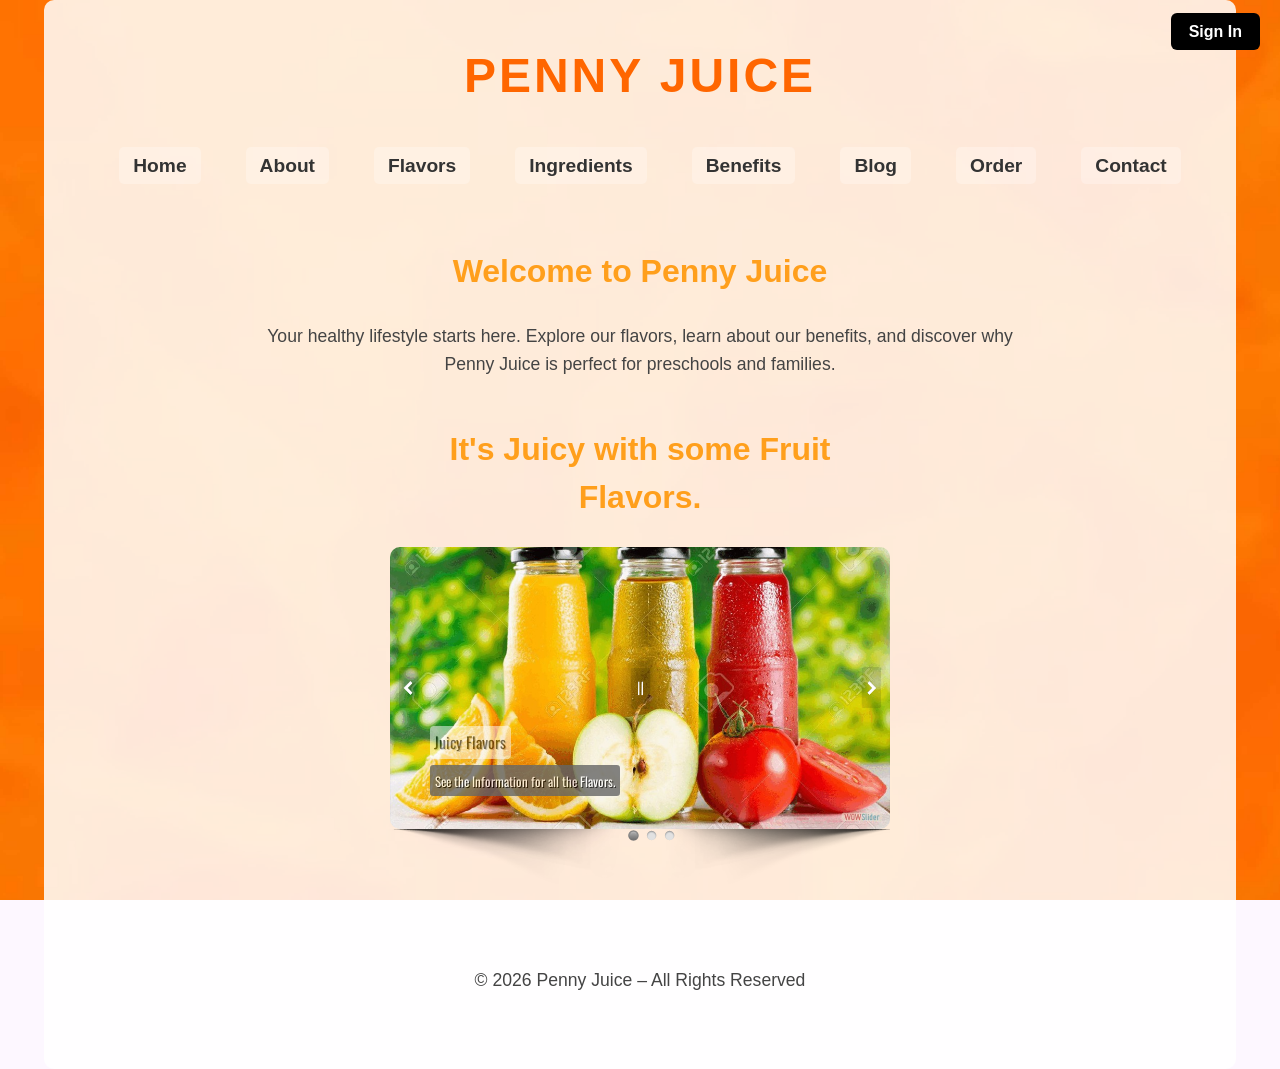
<file: index.html>
<!DOCTYPE html>
<html lang="en">
<head>
    <meta charset="UTF-8">
    <title>Penny Juice – Healthy Lifestyle Website</title>
    <meta name="keywords" content="Las Vegas, Healthy Lifestyle, Pre School, Juices">
    <meta name="author" content="Mark Hollensteiner">
    <meta name="viewport" content="width=device-width, initial-scale=1.0">
    <link rel="stylesheet" href="styles.css">
    </head>
    
<body>
    <div id="container">
        
        <!-- Utility Navigation (top right) -->
    <div class="utility-nav">
        <a href="signin.html" class="sign-in-btn">Sign In</a>
    </div>

        <!-- Header -->
        <header id="header">
            <h1>Penny Juice</h1>
        </header>

        <!-- Navigation -->
        <nav id="nav">
            <ul>
                <li><a href="index.html">Home</a></li>
                <li><a href="about.html">About</a></li>
                <li><a href="flavors.html">Flavors</a></li>
                <li><a href="ingredients.html">Ingredients</a></li>
                <li><a href="benefits.html">Benefits</a></li>
                <li><a href="blog.html">Blog</a></li>
                <li><a href="order.html">Order</a></li>
                <li><a href="contact.html">Contact</a></li>
                
            </ul>
        </nav>

        <!-- Main Content -->
        <main id="content">
            <h2>Welcome to Penny Juice</h2>
            <p>Your healthy lifestyle starts here. Explore our flavors, learn about our benefits, and discover why Penny Juice is perfect for preschools and families.</p>

            <div class="slider-container">
    <h2>It's Juicy with some Fruit Flavors.</h2>
<!-- Start WOWSlider.com HEAD section -->
<link rel="stylesheet" type="text/css" href="engine1/style.css" />
<script type="text/javascript" src="engine1/jquery.js"></script>
<!-- End WOWSlider.com HEAD section -->
<!-- Start WOWSlider.com BODY section -->
<div id="wowslider-container1">
<div class="ws_images"><ul>
		<li><a href="https://markhollensteiner-hash.github.io/PennyJuiceSite.github.io/flavors.html"><img src="data1/images/20883296differentbottlesofjuicewithfruitsonwoodentable.jpg" alt="Juicy Flavors" title="Juicy Flavors" id="wows1_0"/></a>See the Information for all the Flavors.</li>
		<li><a href="https://markhollensteiner-hash.github.io/PennyJuiceSite.github.io/order.html"><img src="data1/images/waiterpoursjuicefromjugintoglassesbuffettable_1153186239.jpg" alt="Get your own Juice" title="Get your own Juice" id="wows1_1"/></a>Order your own Juice Right Now.</li>
		<li><a href="https://markhollensteiner-hash.github.io/PennyJuiceSite.github.io/ingredients.html"><img src="data1/images/download_1.jpg" alt="Ingredients" title="Ingredients" id="wows1_2"/></a>See the Information for all the Ingredients.</li>
	</ul></div>
	<div class="ws_bullets"><div>
		<a href="#" title="Juicy Flavors"><span><img src="data1/tooltips/20883296differentbottlesofjuicewithfruitsonwoodentable.jpg" alt="Juicy Flavors"/>1</span></a>
		<a href="#" title="Get your own Juice"><span><img src="data1/tooltips/waiterpoursjuicefromjugintoglassesbuffettable_1153186239.jpg" alt="Get your own Juice"/>2</span></a>
		<a href="#" title="Ingredients"><span><img src="data1/tooltips/download_1.jpg" alt="Ingredients"/>3</span></a>
	</div></div><div class="ws_script" style="position:absolute;left:-99%"><a href="http://wowslider.net">html5 slider</a> by WOWSlider.com v9.0</div>
<div class="ws_shadow"></div>
</div>	
<script type="text/javascript" src="engine1/wowslider.js"></script>
<script type="text/javascript" src="engine1/script.js"></script>
<!-- End WOWSlider.com BODY section -->
    </div>
</section>

        <!-- Footer -->
        <footer id="footer">
            <p>&copy; 2026 Penny Juice – All Rights Reserved</p>
        </footer>

    </div>
</body>
</html>
</file>
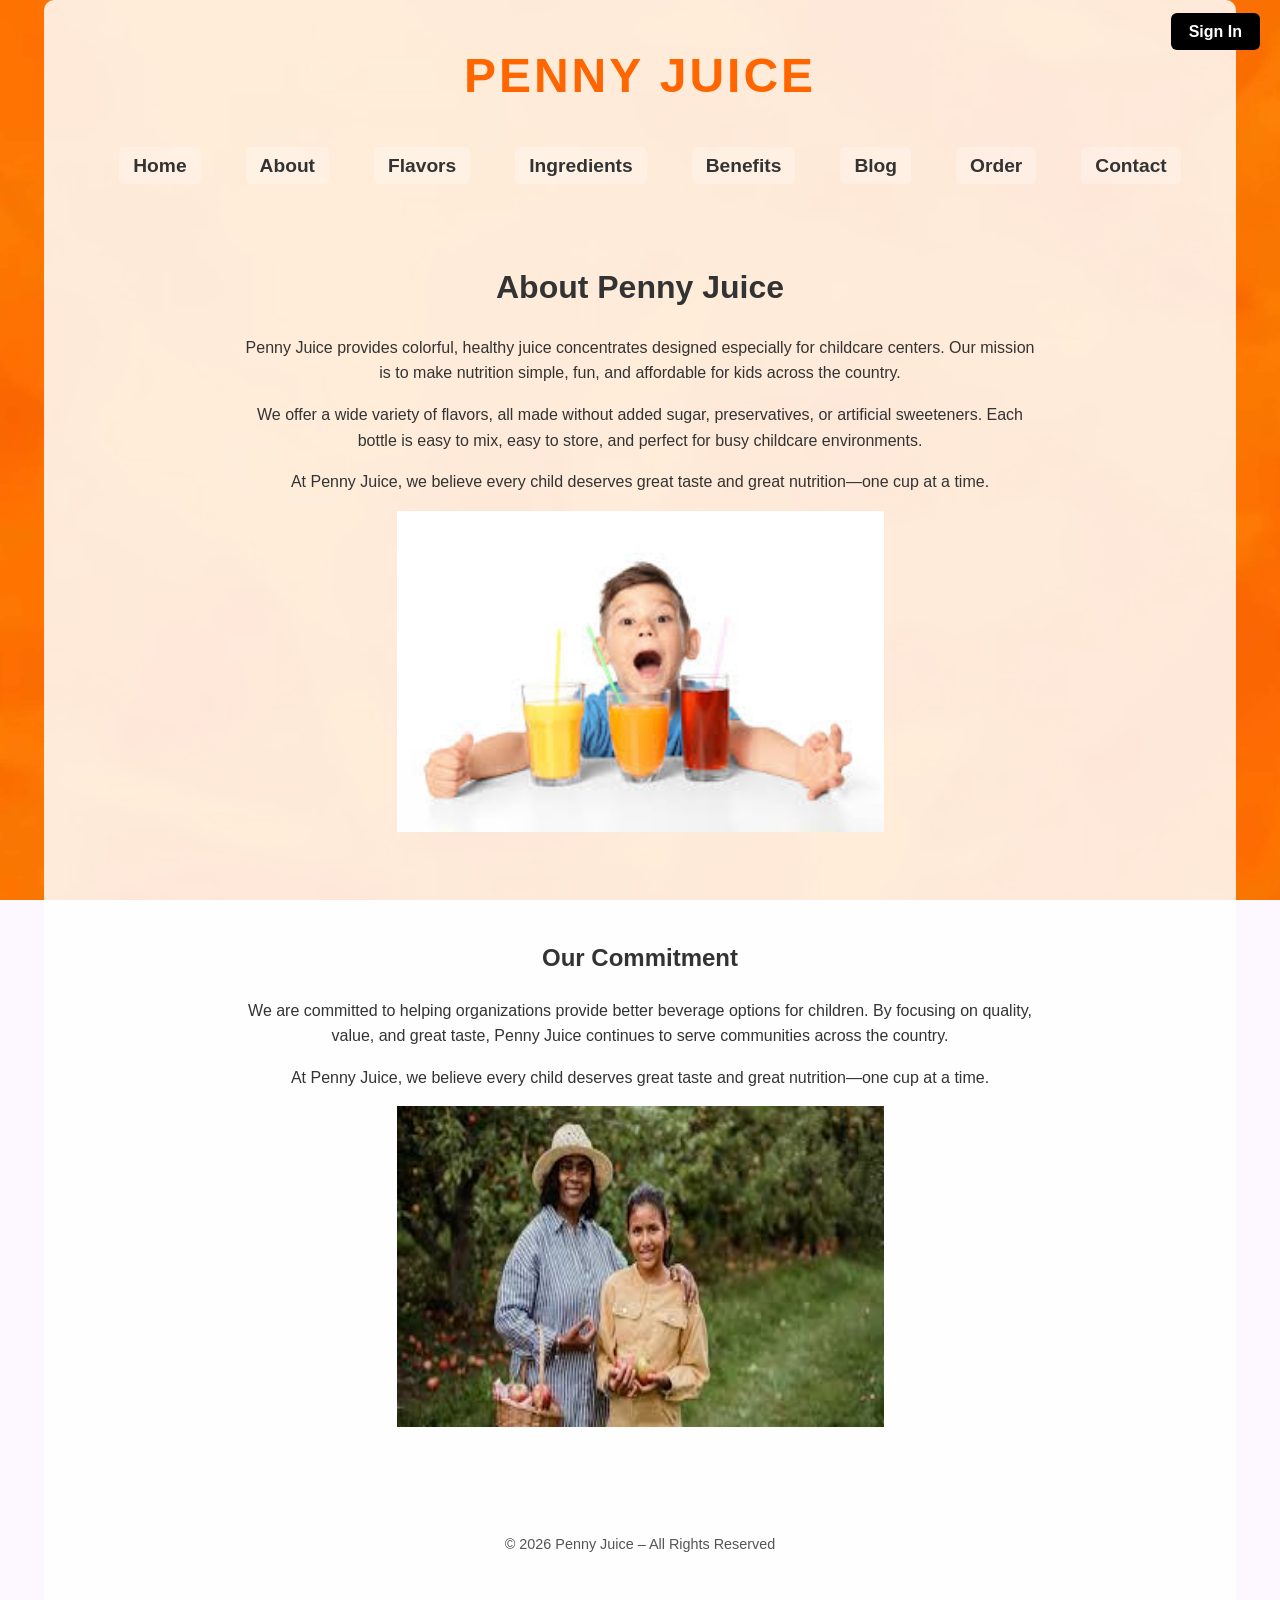
<file: about.html>
<!DOCTYPE html>
<html lang="en">
<head>
    <meta charset="UTF-8">
    <title>Penny Juice – Healthy Lifestyle Website</title>
    <meta name="keywords" content="Las Vegas, Healthy Lifestyle, Pre School, Juices">
    <meta name="author" content="Mark Hollensteiner">
    <meta name="viewport" content="width=device-width, initial-scale=1.0">
    <link rel="stylesheet" href="styles.css">
    </head>
    
<body>
    <div id="container">

       <!-- Utility Navigation (top right) -->
    <div class="utility-nav">
        <a href="signin.html" class="sign-in-btn">Sign In</a>
    </div>

        <!-- Header -->
        <header id="header">
            <h1>Penny Juice</h1>
        </header>

        <!-- Navigation -->
        <nav id="nav">
            <ul>
                <li><a href="index.html">Home</a></li>
                <li><a href="about.html">About</a></li>
                <li><a href="flavors.html">Flavors</a></li>
                <li><a href="ingredients.html">Ingredients</a></li>
                <li><a href="benefits.html">Benefits</a></li>
                <li><a href="blog.html">Blog</a></li>
                <li><a href="order.html">Order</a></li>
                <li><a href="contact.html">Contact</a></li>
            </ul>
        </nav>

        <!-- Main Content -->
<main class="about-main">
    <h1>About Penny Juice</h1>

    <p>Penny Juice provides colorful, healthy juice concentrates designed especially for childcare centers. Our mission is to make nutrition simple, fun, and affordable for kids across the country.</p>

    <p>We offer a wide variety of flavors, all made without added sugar, preservatives, or artificial sweeteners. Each bottle is easy to mix, easy to store, and perfect for busy childcare environments.</p>

    <p>At Penny Juice, we believe every child deserves great taste and great nutrition—one cup at a time.</p>
                   <img src="download.jpg" alt="Kid with Juice Flavors" width="487" height="321">
</main>



<div class="section">
<h2>Our Commitment</h2>
<p>
We are committed to helping organizations provide better beverage options for children. By focusing on quality, value, and great taste, Penny Juice continues to serve communities across the country.
</p>
<p>At Penny Juice, we believe every child deserves great taste and great nutrition—one cup at a time.</p>
                   <img src="download%20(1).jpg" alt="A Image About a Garden" width="487" height="321">
</main>
</div>
        <!-- Footer -->
        <footer id="footer">
            <p>&copy; 2026 Penny Juice – All Rights Reserved</p>
        </footer>
    </div>
</body>
</html>
</file>
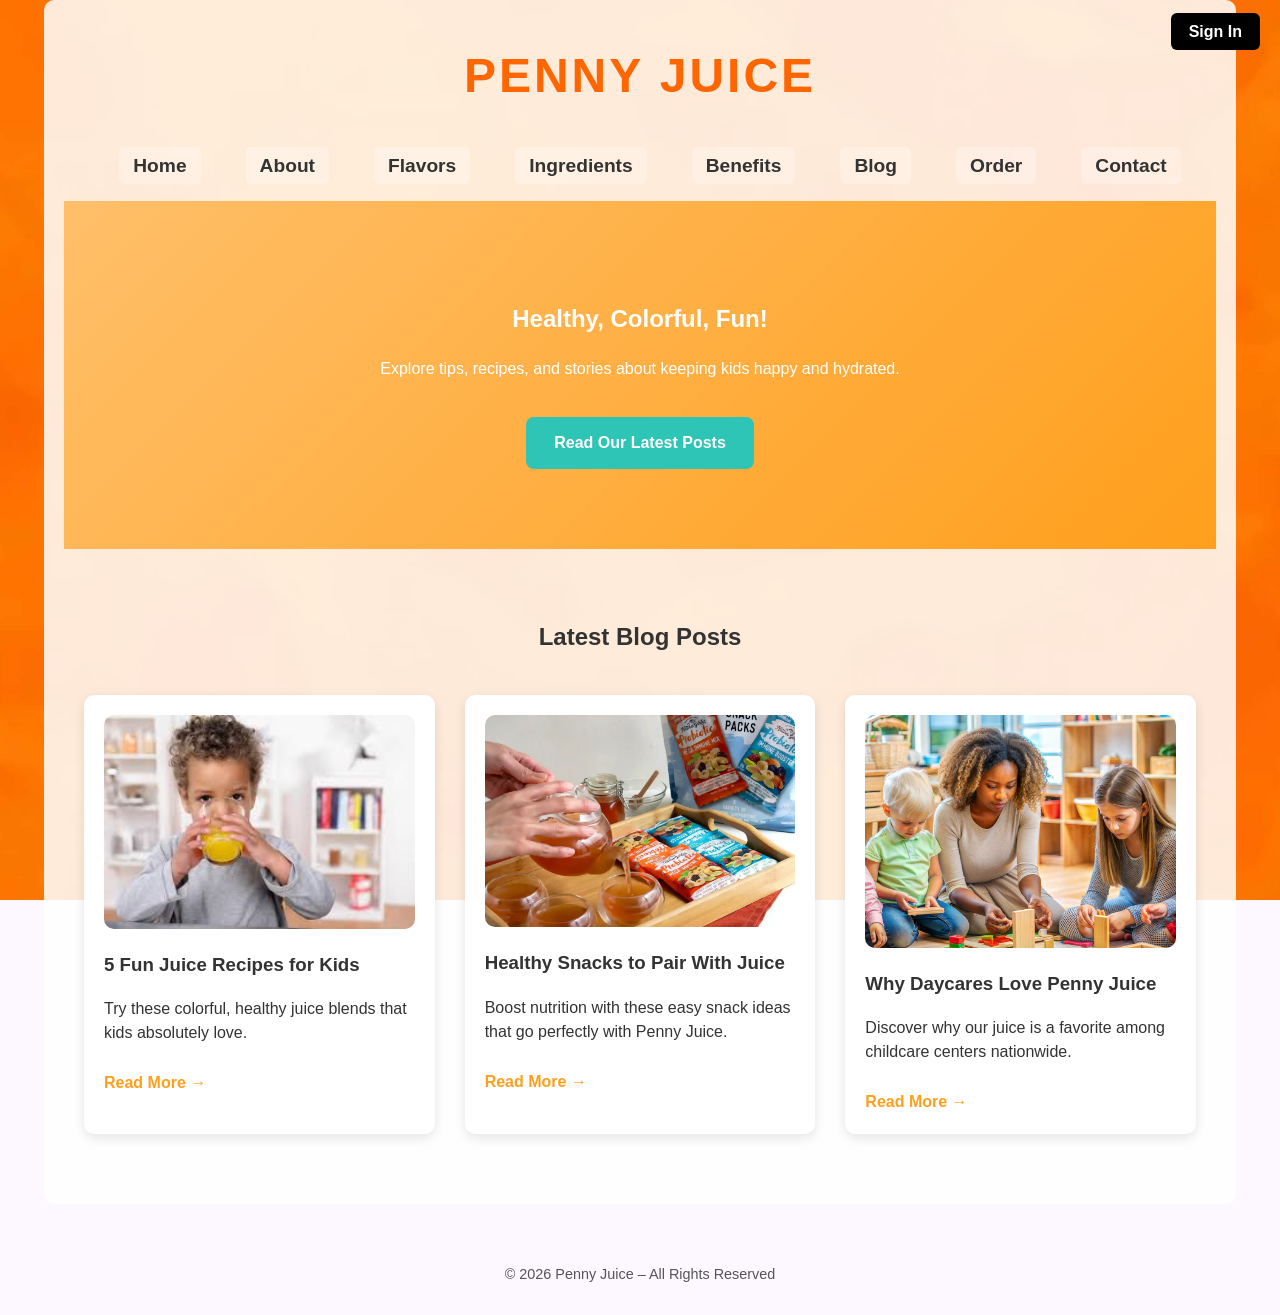
<file: blog.html>
<!DOCTYPE html>
<html lang="en">
<head>
    <meta charset="UTF-8">
    <title>Penny Juice – Healthy Lifestyle Website</title>
    <meta name="keywords" content="Las Vegas, Healthy Lifestyle, Pre School, Juices">
    <meta name="author" content="Mark Hollensteiner">
    <meta name="viewport" content="width=device-width, initial-scale=1.0">
    <link rel="stylesheet" href="styles.css">
    </head>
    
<body>
    <div id="container">

      <!-- Utility Navigation (top right) -->
    <div class="utility-nav">
        <a href="signin.html" class="sign-in-btn">Sign In</a>
    </div>

        <!-- Header -->
        <header id="header">
            <h1>Penny Juice</h1>
        </header>

        <!-- Navigation -->
        <nav id="nav">
            <ul>
                <li><a href="index.html">Home</a></li>
                <li><a href="about.html">About</a></li>
                <li><a href="flavors.html">Flavors</a></li>
                <li><a href="ingredients.html">Ingredients</a></li>
                <li><a href="benefits.html">Benefits</a></li>
                <li><a href="blog.html">Blog</a></li>
                <li><a href="order.html">Order</a></li>
                <li><a href="contact.html">Contact</a></li>
            </ul>
        </nav>

        <!-- HERO SECTION -->
    <section class="hero">
        <h1>Healthy, Colorful, Fun!</h1>
        <p>Explore tips, recipes, and stories about keeping kids happy and hydrated.</p>
        <a href="#posts" class="cta-btn">Read Our Latest Posts</a>
    </section>

    <!-- BLOG POSTS -->
    <section id="posts" class="blog-section">
        <h2>Latest Blog Posts</h2>

        <div class="blog-grid">

            <article class="post">
                <img src="kidsfruitjuice.jpg" alt="Fruit Juice">
                <h3>5 Fun Juice Recipes for Kids</h3>
                <p>Try these colorful, healthy juice blends that kids absolutely love.</p>
                <a href="#" class="read-more">Read More →</a>
            </article>

            <article class="post">
                <img src="healthysnacks.webp" alt="Healthy Snacks">
                <h3>Healthy Snacks to Pair With Juice</h3>
                <p>Boost nutrition with these easy snack ideas that go perfectly with Penny Juice.</p>
                <a href="#" class="read-more">Read More →</a>
            </article>

            <article class="post">
                <img src="daycare.jpg" alt="Daycare Tips">
                <h3>Why Daycares Love Penny Juice</h3>
                <p>Discover why our juice is a favorite among childcare centers nationwide.</p>
                <a href="#" class="read-more">Read More →</a>
            </article>
            
  </div>
</div>

    </div>
</section>
    
        <!-- Footer -->
        <footer id="footer">
            <p>&copy; 2026 Penny Juice – All Rights Reserved</p>
        </footer>

    </div>
</body>
</html>
</file>
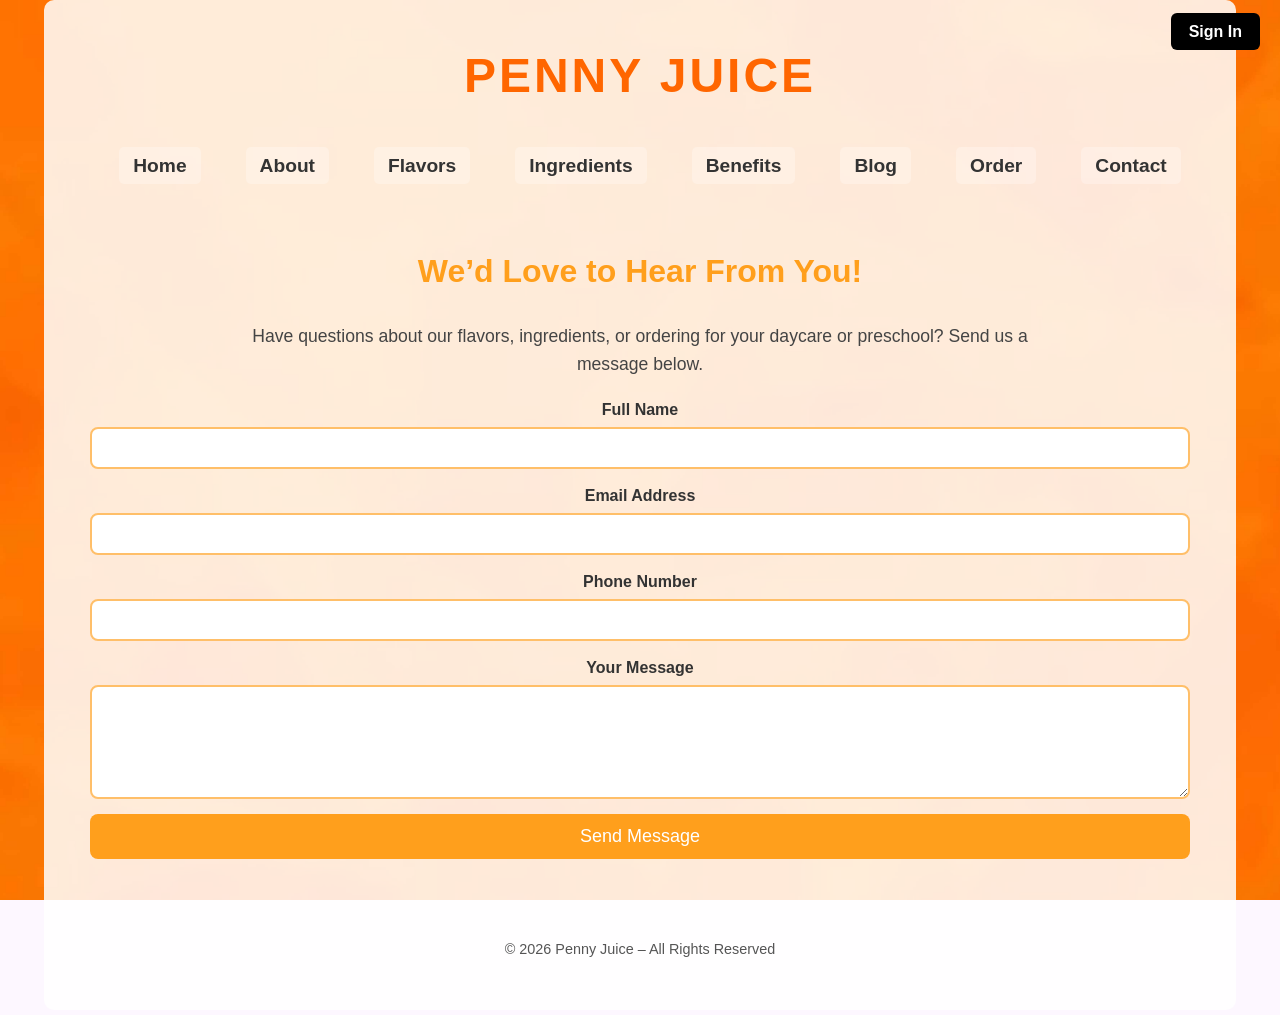
<file: contact.html>
<!DOCTYPE html>
<html lang="en">
<head>
    <meta charset="UTF-8">
    <title>Penny Juice – Healthy Lifestyle Website</title>
    <meta name="keywords" content="Las Vegas, Healthy Lifestyle, Pre School, Juices">
    <meta name="author" content="Mark Hollensteiner">
    <meta name="viewport" content="width=device-width, initial-scale=1.0">
    <link rel="stylesheet" href="styles.css">
    </head>
    
<body>
    <div id="container">

        <!-- Utility Navigation (top right) -->
    <div class="utility-nav">
        <a href="signin.html" class="sign-in-btn">Sign In</a>
    </div>

        <!-- Header -->
        <header id="header">
            <h1>Penny Juice</h1>
        </header>

        <!-- Navigation -->
        <nav id="nav">
            <ul>
                <li><a href="index.html">Home</a></li>
                <li><a href="about.html">About</a></li>
                <li><a href="flavors.html">Flavors</a></li>
                <li><a href="ingredients.html">Ingredients</a></li>
                <li><a href="benefits.html">Benefits</a></li>
                <li><a href="blog.html">Blog</a></li>
                <li><a href="order.html">Order</a></li>
                <li><a href="contact.html">Contact</a></li>
            </ul>
        </nav>

         <!-- Main Content -->
       
        <main id="content">
            <h2>We’d Love to Hear From You!</h2>
            <p>Have questions about our flavors, ingredients, or ordering for your daycare or preschool? Send us a message below.</p>

            <form id="contact-form">

                <div class="form-section">
                    <label for="name">Full Name</label>
                    <input type="text" id="name" name="name" required>
                </div>

                <div class="form-section">
                    <label for="email">Email Address</label>
                    <input type="email" id="email" name="email" required>
                </div>

                <div class="form-section">
                    <label for="phone">Phone Number</label>
                    <input type="tel" id="phone" name="phone">
                </div>

                <div class="form-section">
                    <label for="message">Your Message</label>
                    <textarea id="message" name="message" rows="5" required></textarea>
                </div>

                <button type="submit" id="submit-btn">Send Message</button>

            </form>
        </main>


        <!-- Footer -->
        <footer id="footer">
            <p>&copy; 2026 Penny Juice – All Rights Reserved</p>
        </footer>

    </div>
</body>
</html>
</file>
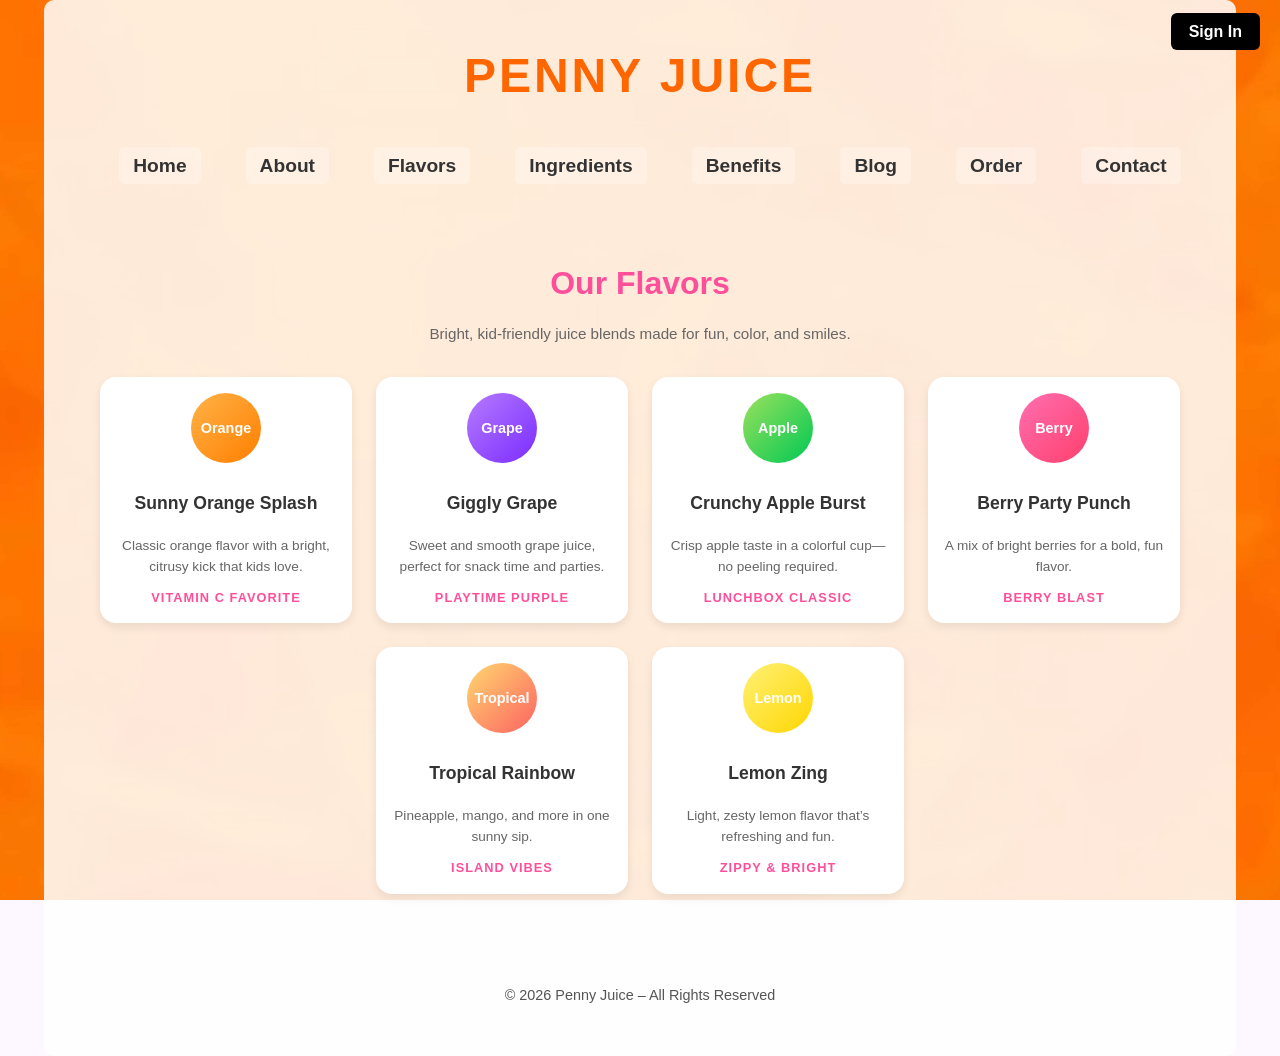
<file: flavors.html>
<!DOCTYPE html>
<html lang="en">
<head>
    <meta charset="UTF-8">
    <title>Penny Juice – Healthy Lifestyle Website</title>
    <meta name="keywords" content="Las Vegas, Healthy Lifestyle, Pre School, Juices">
    <meta name="author" content="Mark Hollensteiner">
    <meta name="viewport" content="width=device-width, initial-scale=1.0">
    <link rel="stylesheet" href="styles.css">
    </head>
    
<body>
    <div id="container">

        <!-- Utility Navigation (top right) -->
    <div class="utility-nav">
        <a href="signin.html" class="sign-in-btn">Sign In</a>
    </div>

        <!-- Header -->
        <header id="header">
            <h1>Penny Juice</h1>
        </header>

        <!-- Navigation -->
        <nav id="nav">
            <ul>
                <li><a href="index.html">Home</a></li>
                <li><a href="about.html">About</a></li>
                <li><a href="flavors.html">Flavors</a></li>
                <li><a href="ingredients.html">Ingredients</a></li>
                <li><a href="benefits.html">Benefits</a></li>
                <li><a href="blog.html">Blog</a></li>
                <li><a href="order.html">Order</a></li>
                <li><a href="contact.html">Contact</a></li>
            </ul>
        </nav>

           <!-- Main Content -->
         <main>
    <section class="page-title">
      <h1>Our Flavors</h1>
      <p>Bright, kid-friendly juice blends made for fun, color, and smiles.</p>
    </section>

    <section class="flavors-grid">
      <!-- Flavor 1 -->
      <article class="flavor-card">
        <div class="flavor-badge flavor-orange">Orange</div>
        <h2>Sunny Orange Splash</h2>
        <p>Classic orange flavor with a bright, citrusy kick that kids love.</p>
        <div class="flavor-tagline">Vitamin C favorite</div>
      </article>

      <!-- Flavor 2 -->
      <article class="flavor-card">
        <div class="flavor-badge flavor-grape">Grape</div>
        <h2>Giggly Grape</h2>
        <p>Sweet and smooth grape juice, perfect for snack time and parties.</p>
        <div class="flavor-tagline">Playtime purple</div>
      </article>

      <!-- Flavor 3 -->
      <article class="flavor-card">
        <div class="flavor-badge flavor-apple">Apple</div>
        <h2>Crunchy Apple Burst</h2>
        <p>Crisp apple taste in a colorful cup—no peeling required.</p>
        <div class="flavor-tagline">Lunchbox classic</div>
      </article>

      <!-- Flavor 4 -->
      <article class="flavor-card">
        <div class="flavor-badge flavor-berry">Berry</div>
        <h2>Berry Party Punch</h2>
        <p>A mix of bright berries for a bold, fun flavor.</p>
        <div class="flavor-tagline">Berry blast</div>
      </article>

      <!-- Flavor 5 -->
      <article class="flavor-card">
        <div class="flavor-badge flavor-tropical">Tropical</div>
        <h2>Tropical Rainbow</h2>
        <p>Pineapple, mango, and more in one sunny sip.</p>
        <div class="flavor-tagline">Island vibes</div>
      </article>

      <!-- Flavor 6 -->
      <article class="flavor-card">
        <div class="flavor-badge flavor-lemon">Lemon</div>
        <h2>Lemon Zing</h2>
        <p>Light, zesty lemon flavor that’s refreshing and fun.</p>
        <div class="flavor-tagline">Zippy & bright</div>
      </article>
    </section>
  </main>


        <!-- Footer -->
        <footer id="footer">
            <p>&copy; 2026 Penny Juice – All Rights Reserved</p>
        </footer>

    </div>
</body>
</html>
</file>
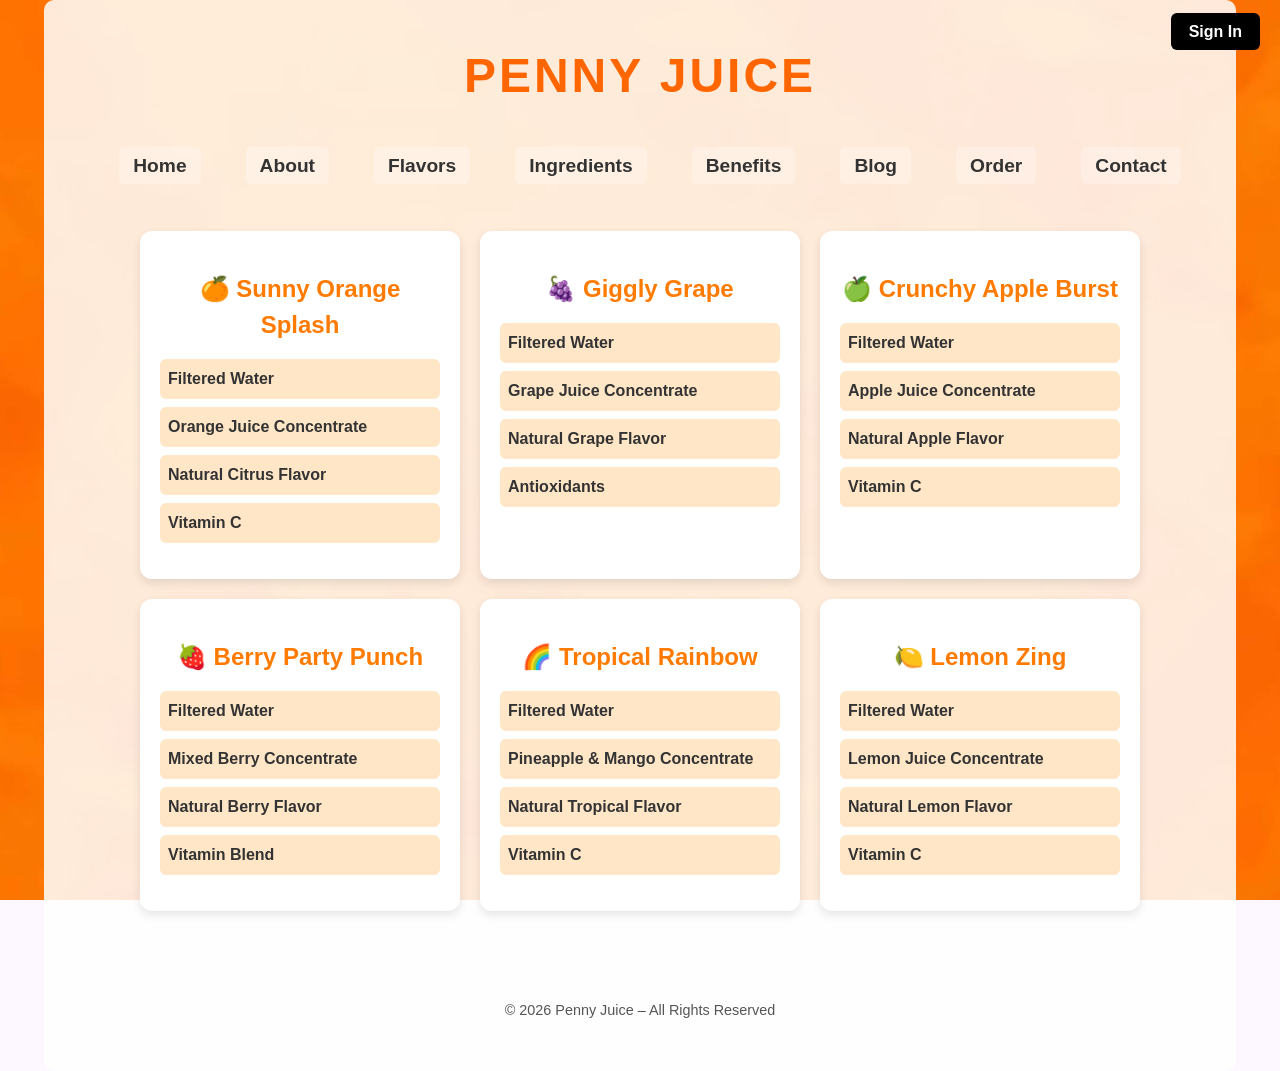
<file: ingredients.html>
<!DOCTYPE html>
<html lang="en">
<head>
    <meta charset="UTF-8">
    <title>Penny Juice – Healthy Lifestyle Website</title>
    <meta name="keywords" content="Las Vegas, Healthy Lifestyle, Pre School, Juices">
    <meta name="author" content="Mark Hollensteiner">
    <meta name="viewport" content="width=device-width, initial-scale=1.0">
    <link rel="stylesheet" href="styles.css">
    </head>
    
<body>
    <div id="container">

        <!-- Utility Navigation (top right) -->
    <div class="utility-nav">
        <a href="signin.html" class="sign-in-btn">Sign In</a>
    </div>

        <!-- Header -->
        <header id="header">
            <h1>Penny Juice</h1>
        </header>

        <!-- Navigation -->
        <nav id="nav">
            <ul>
                <li><a href="index.html">Home</a></li>
                <li><a href="about.html">About</a></li>
                <li><a href="flavors.html">Flavors</a></li>
                <li><a href="ingredients.html">Ingredients</a></li>
                <li><a href="benefits.html">Benefits</a></li>
                <li><a href="blog.html">Blog</a></li>
                <li><a href="order.html">Order</a></li>
                <li><a href="contact.html">Contact</a></li>
            </ul>
        </nav>

           <!-- Main Content -->
<section class="ingredients-section">

    <div class="ingredient-card">
        <h2>🍊 Sunny Orange Splash</h2>
        <ul>
            <li>Filtered Water</li>
            <li>Orange Juice Concentrate</li>
            <li>Natural Citrus Flavor</li>
            <li>Vitamin C</li>
        </ul>
    </div>

    <div class="ingredient-card">
        <h2>🍇 Giggly Grape</h2>
        <ul>
            <li>Filtered Water</li>
            <li>Grape Juice Concentrate</li>
            <li>Natural Grape Flavor</li>
            <li>Antioxidants</li>
        </ul>
    </div>

    <div class="ingredient-card">
        <h2>🍏 Crunchy Apple Burst</h2>
        <ul>
            <li>Filtered Water</li>
            <li>Apple Juice Concentrate</li>
            <li>Natural Apple Flavor</li>
            <li>Vitamin C</li>
        </ul>
    </div>

    <div class="ingredient-card">
        <h2>🍓 Berry Party Punch</h2>
        <ul>
            <li>Filtered Water</li>
            <li>Mixed Berry Concentrate</li>
            <li>Natural Berry Flavor</li>
            <li>Vitamin Blend</li>
        </ul>
    </div>

    <div class="ingredient-card">
        <h2>🌈 Tropical Rainbow</h2>
        <ul>
            <li>Filtered Water</li>
            <li>Pineapple & Mango Concentrate</li>
            <li>Natural Tropical Flavor</li>
            <li>Vitamin C</li>
        </ul>
    </div>

    <div class="ingredient-card">
        <h2>🍋 Lemon Zing</h2>
        <ul>
            <li>Filtered Water</li>
            <li>Lemon Juice Concentrate</li>
            <li>Natural Lemon Flavor</li>
            <li>Vitamin C</li>
        </ul>
    </div>

</section>



        <!-- Footer -->
        <footer id="footer">
            <p>&copy; 2026 Penny Juice – All Rights Reserved</p>
        </footer>

    </div>
</body>
</html>
</file>
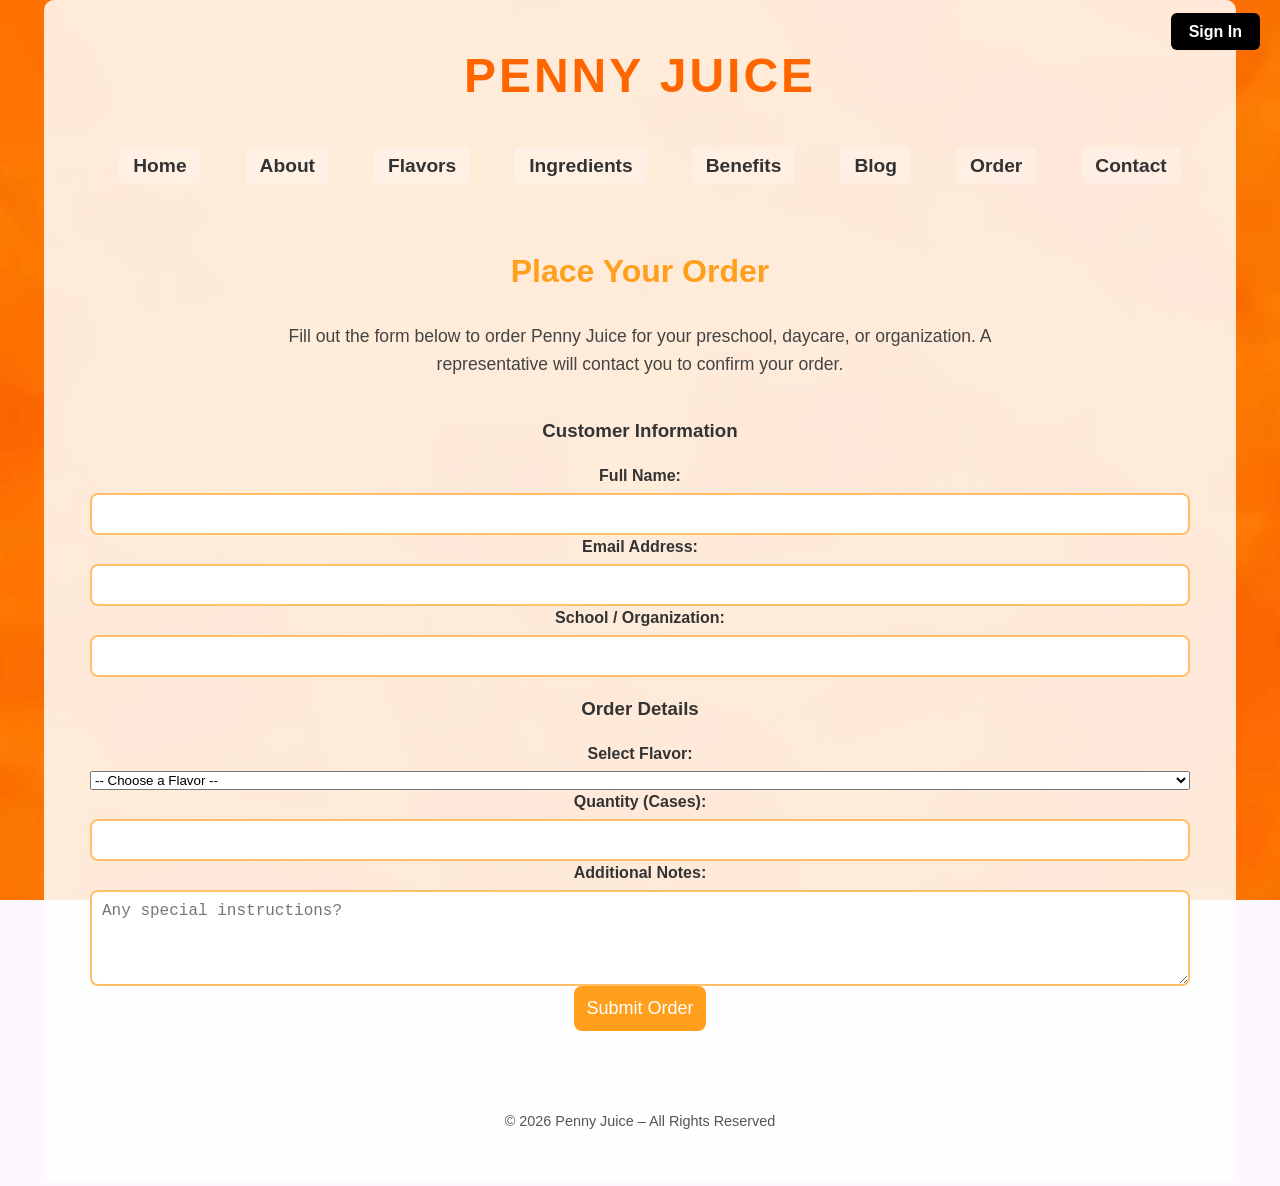
<file: order.html>
<!DOCTYPE html>
<html lang="en">
<head>
    <meta charset="UTF-8">
    <title>Penny Juice – Healthy Lifestyle Website</title>
    <meta name="keywords" content="Las Vegas, Healthy Lifestyle, Pre School, Juices">
    <meta name="author" content="Mark Hollensteiner">
    <meta name="viewport" content="width=device-width, initial-scale=1.0">
    <link rel="stylesheet" href="styles.css">
    </head>
    
<body>
    <div id="container">

          <!-- Utility Navigation (top right) -->
    <div class="utility-nav">
        <a href="signin.html" class="sign-in-btn">Sign In</a>
    </div>

        <!-- Header -->
        <header id="header">
            <h1>Penny Juice</h1>
        </header>

        <!-- Navigation -->
        <nav id="nav">
            <ul>
                <li><a href="index.html">Home</a></li>
                <li><a href="about.html">About</a></li>
                <li><a href="flavors.html">Flavors</a></li>
                <li><a href="ingredients.html">Ingredients</a></li>
                <li><a href="benefits.html">Benefits</a></li>
                <li><a href="blog.html">Blog</a></li>
                <li><a href="order.html">Order</a></li>
                <li><a href="contact.html">Contact</a></li>
            </ul>
        </nav>

       <!-- Main Content -->
        <main id="content">
            <h2>Place Your Order</h2>
            <p>Fill out the form below to order Penny Juice for your preschool, daycare, or organization. A representative will contact you to confirm your order.</p>

            <form id="order-form">

                <!-- Customer Info -->
                <div class="form-section">
                    <h3>Customer Information</h3>

                    <label for="name">Full Name:</label>
                    <input type="text" id="name" name="name" required>

                    <label for="email">Email Address:</label>
                    <input type="email" id="email" name="email" required>

                    <label for="organization">School / Organization:</label>
                    <input type="text" id="organization" name="organization" required>
                </div>

                <!-- Order Details -->
                <div class="form-section">
                    <h3>Order Details</h3>

                    <label for="flavor">Select Flavor:</label>
                    <select id="flavor" name="flavor" required>
                        <option value="">-- Choose a Flavor --</option>
                        <option value="orange">Orange</option>
                        <option value="grape">Grape</option>
                        <option value="apple">Apple</option>
                        <option value="fruitpunch">Fruit Punch</option>
                        <option value="berrymix">Berry Mix</option>
                    </select>

                    <label for="quantity">Quantity (Cases):</label>
                    <input type="number" id="quantity" name="quantity" min="1" required>

                    <label for="comments">Additional Notes:</label>
                    <textarea id="comments" name="comments" rows="4" placeholder="Any special instructions?"></textarea>
                </div>

                <!-- Submit Button -->
                <button type="submit" id="submit-btn">Submit Order</button>

            </form>
        </main>

        <!-- Footer -->
        <footer id="footer">
            <p>&copy; 2026 Penny Juice – All Rights Reserved</p>
        </footer>

    </div>
</body>
</html>
</file>
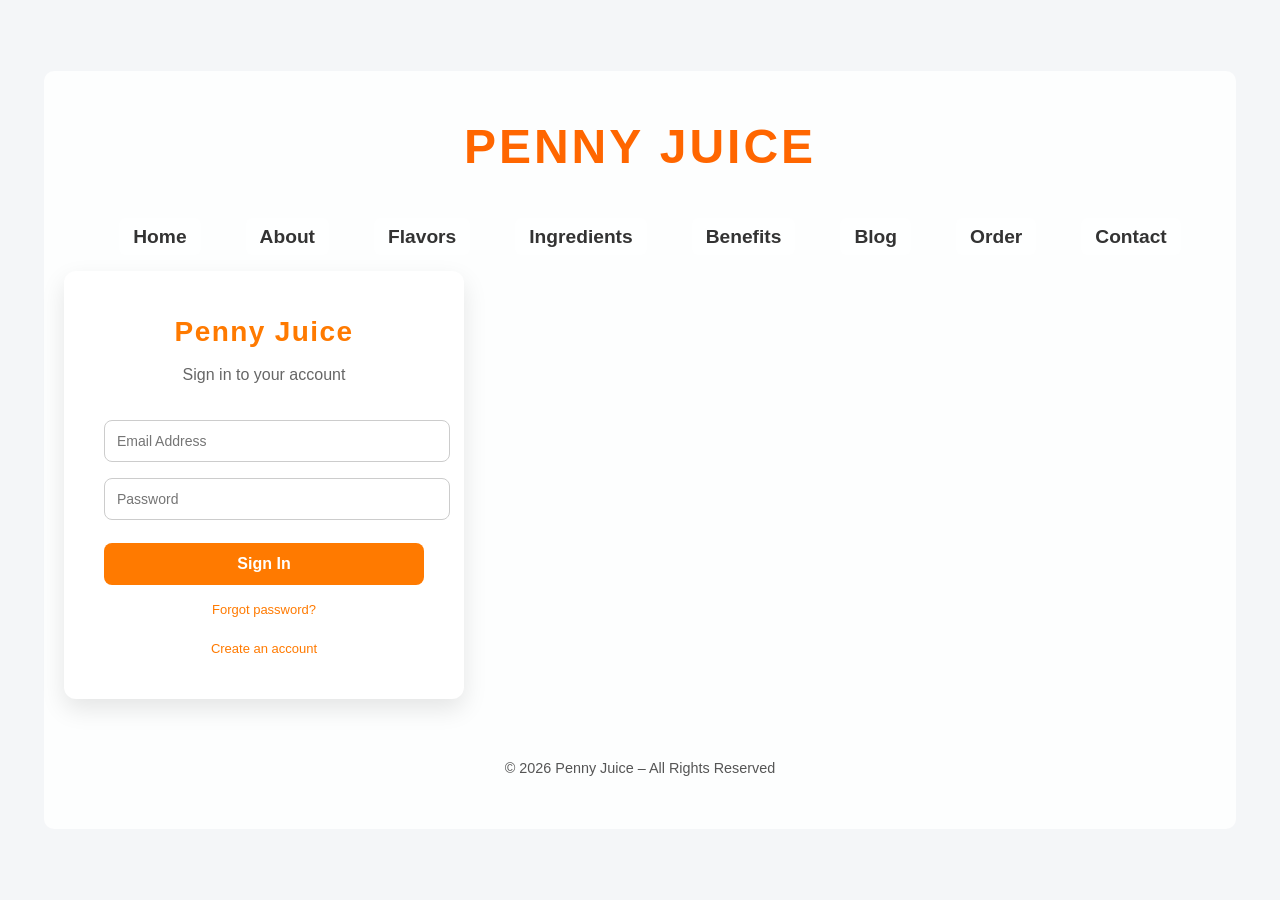
<file: signin.html>
<!DOCTYPE html>
<html lang="en">
<head>
    <meta charset="UTF-8">
    <title>Penny Juice – Healthy Lifestyle Website</title>
    <meta name="keywords" content="Las Vegas, Healthy Lifestyle, Pre School, Juices">
    <meta name="author" content="Mark Hollensteiner">
    <meta name="viewport" content="width=device-width, initial-scale=1.0">
    <link rel="stylesheet" href="styles.css">
    </head>
    
<body>
    <div id="container">

        <!-- Header -->
        <header id="header">
            <h1>Penny Juice</h1>
        </header>

        <!-- Navigation -->
        <nav id="nav">
            <ul>
                <li><a href="index.html">Home</a></li>
                <li><a href="about.html">About</a></li>
                <li><a href="flavors.html">Flavors</a></li>
                <li><a href="ingredients.html">Ingredients</a></li>
                <li><a href="benefits.html">Benefits</a></li>
                <li><a href="blog.html">Blog</a></li>
                <li><a href="order.html">Order</a></li>
                <li><a href="contact.html">Contact</a></li>
            </ul>
        </nav>

        <!-- Main Content -->
<!DOCTYPE html>
<html lang="en">
<head>
<meta charset="UTF-8">
<meta name="viewport" content="width=device-width, initial-scale=1.0">
<title>Penny Juice - Sign In</title>
<style>
body{
font-family: Arial, Helvetica, sans-serif;
background:#f4f6f8;
display:flex;
align-items:center;
justify-content:center;
height:100vh;
margin:0;
}

.container{
background:white;
padding:40px;
border-radius:12px;
box-shadow:0 10px 25px rgba(0,0,0,0.1);
width:320px;
text-align:center;
}

.logo{
font-size:28px;
font-weight:bold;
color:#ff7a00;
margin-bottom:10px;
}

.subtitle{
color:#666;
margin-bottom:25px;
}

input{
width:100%;
padding:12px;
margin:8px 0;
border-radius:8px;
border:1px solid #ccc;
font-size:14px;
}

button{
width:100%;
padding:12px;
margin-top:15px;
border:none;
border-radius:8px;
background:#ff7a00;
color:white;
font-size:16px;
font-weight:bold;
cursor:pointer;
}

button:hover{
background:#e66800;
}

.links{
margin-top:15px;
font-size:13px;
}

.links a{
color:#ff7a00;
text-decoration:none;
}

.links a:hover{
text-decoration:underline;
}
</style>
</head>
<body>

<div class="container">
<div class="logo">Penny Juice</div>
<div class="subtitle">Sign in to your account</div>

<form>
<input type="email" placeholder="Email Address" required>
<input type="password" placeholder="Password" required>
<button type="submit">Sign In</button>
</form>

<div class="links">
<a href="#">Forgot password?</a><br><br>
<a href="#">Create an account</a>
</div>
</div>

</body>
</html>

        <!-- Footer -->
        <footer id="footer">
            <p>&copy; 2026 Penny Juice – All Rights Reserved</p>
        </footer>

    </div>
</body>
</html>
</file>
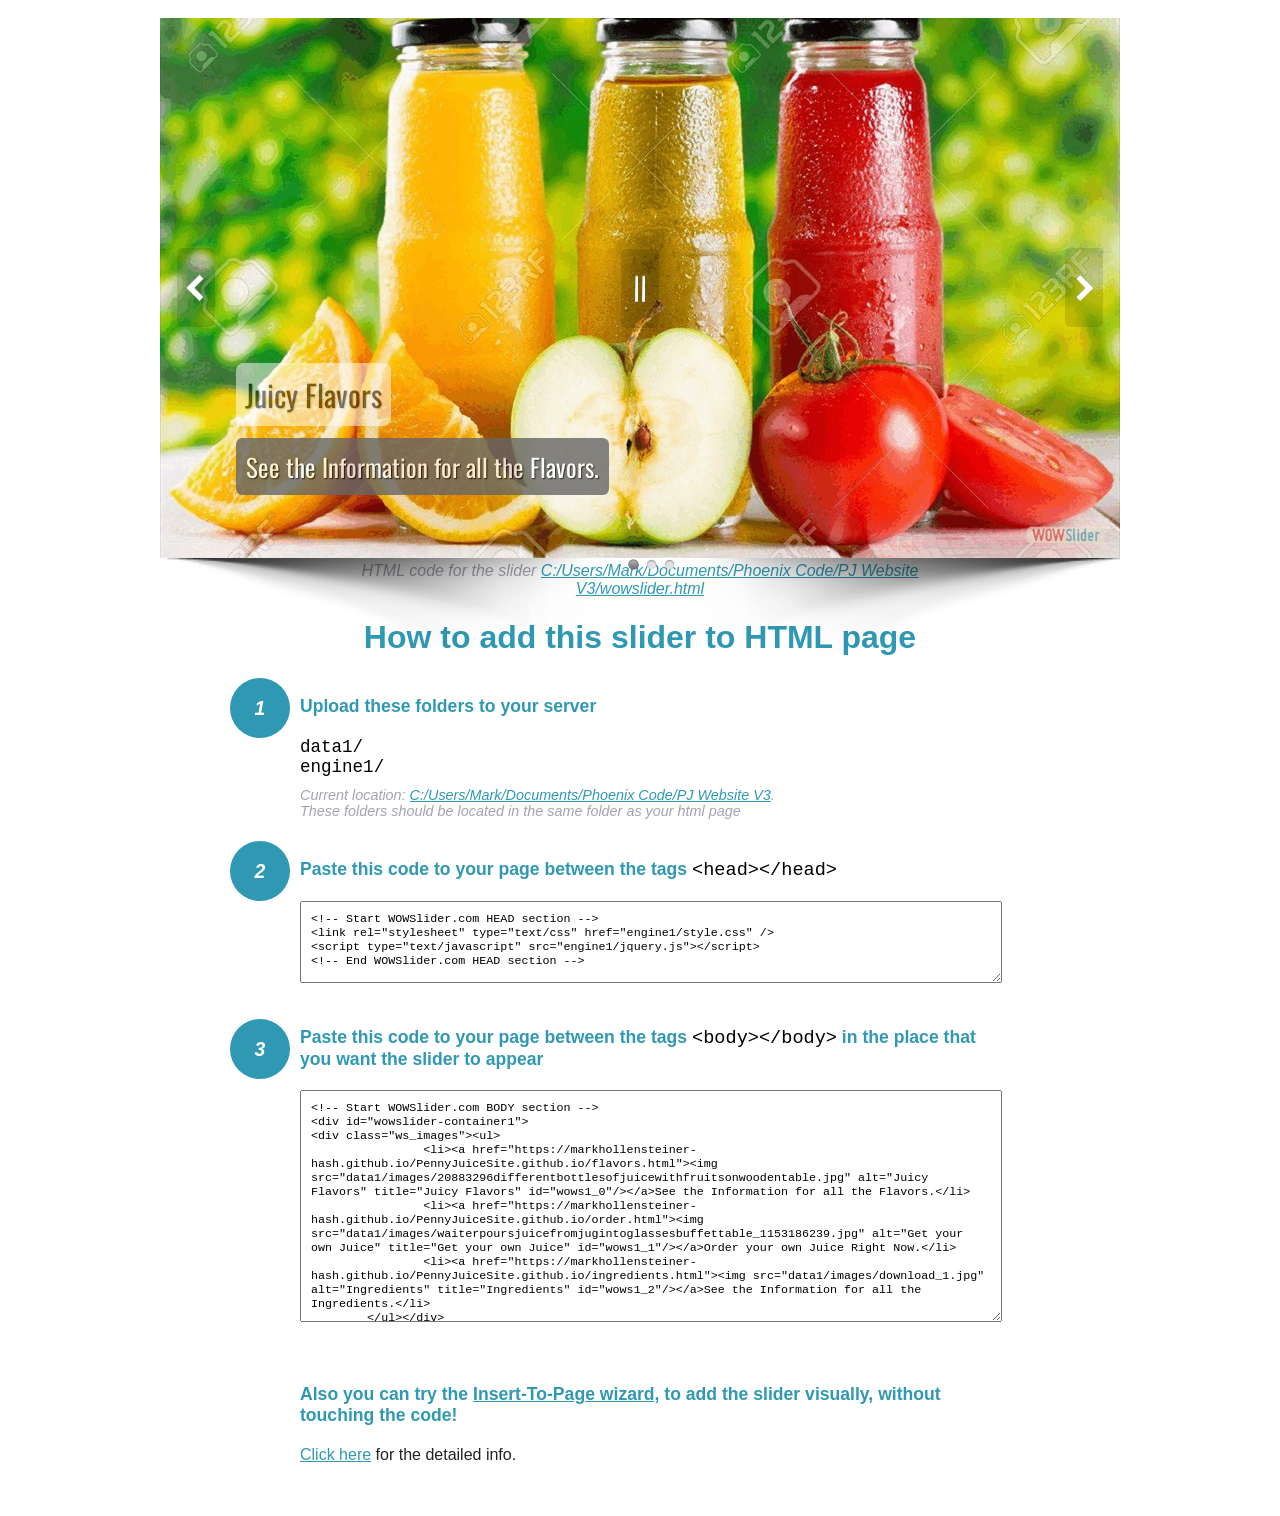
<file: wowslider-howto.html>
<!DOCTYPE html>
<html>
<head>
	<title>WOWSlider</title>
	<meta http-equiv="content-type" content="text/html; charset=utf-8" />
	<meta name="description" content="WOWSlider" />
	
	<!-- Start WOWSlider.com HEAD section --> <!-- add to the <head> of your page -->
	<link rel="stylesheet" type="text/css" href="engine1/style.css" />
	<script type="text/javascript" src="engine1/jquery.js"></script>
	<!-- End WOWSlider.com HEAD section -->


<style>
.instuction {
	font-family: sans-serif, Arial;
	display: block;
	margin: 0 auto;
	max-width: 820px;
	width: 100%;
	padding: 0 70px;
	color: #222;
	-webkit-box-sizing: border-box;
	-moz-box-sizing: border-box;
	box-sizing: border-box;
}
.instuction h1 img {
	max-width: 170px;
	vertical-align: middle;
	margin-bottom: 10px;
}
.instuction h1 {
	color: #2F98B3;
	text-align: center;
}
.instuction h2 {
	position: relative;
	font-size: 1.1em;
	color: #2F98B3;
	margin-bottom: 20px;
	margin-top: 40px;
}
.instuction h2 span.num {
	position: absolute;
	left: -70px;
	top: -18px;
	display: inline-block;
	vertical-align: middle;
	font-style: italic;
	font-size: 1.1em;
	width: 60px;
	height: 60px;
	line-height: 60px;
	text-align: center;
	background: #2F98B3;
	color: #fff;
	border-radius: 50%;
}
.instuction .mono {
	color: #000;
	font-family: monospace;
	font-size: 1.3em;
	font-weight: normal;
}
.instuction li.mono {
	font-size: 1.5em;
}

.instuction ul {
	font-size: 0.9em;
	margin-top: 0;
	padding-left: 0;
	list-style: none;
}
.instuction .note {
	color: #A3A3B2;
	font-style: italic;
	padding-top: 10px;
}
.instuction p.note {
	text-align: center;
	padding-top: 0;
	margin-top: 4px;
}
.instuction textarea {
	font-size: 0.9em;
	min-height: 60px;
	padding: 10px;
	margin: 0;
	overflow: auto;
	max-width: 100%;
	width: 100%;
}
.instuction a,
.instuction a:visited {
	color: #2F98B3;
}
</style>


</head>
<body style="margin:auto">

<br>

<!-- Start WOWSlider.com BODY section --> <!-- add to the <body> of your page -->
<div id="wowslider-container1">
<div class="ws_images"><ul>
		<li><a href="https://markhollensteiner-hash.github.io/PennyJuiceSite.github.io/flavors.html"><img src="data1/images/20883296differentbottlesofjuicewithfruitsonwoodentable.jpg" alt="Juicy Flavors" title="Juicy Flavors" id="wows1_0"/></a>See the Information for all the Flavors.</li>
		<li><a href="https://markhollensteiner-hash.github.io/PennyJuiceSite.github.io/order.html"><img src="data1/images/waiterpoursjuicefromjugintoglassesbuffettable_1153186239.jpg" alt="Get your own Juice" title="Get your own Juice" id="wows1_1"/></a>Order your own Juice Right Now.</li>
		<li><a href="https://markhollensteiner-hash.github.io/PennyJuiceSite.github.io/ingredients.html"><img src="data1/images/download_1.jpg" alt="Ingredients" title="Ingredients" id="wows1_2"/></a>See the Information for all the Ingredients.</li>
	</ul></div>
	<div class="ws_bullets"><div>
		<a href="#" title="Juicy Flavors"><span><img src="data1/tooltips/20883296differentbottlesofjuicewithfruitsonwoodentable.jpg" alt="Juicy Flavors"/>1</span></a>
		<a href="#" title="Get your own Juice"><span><img src="data1/tooltips/waiterpoursjuicefromjugintoglassesbuffettable_1153186239.jpg" alt="Get your own Juice"/>2</span></a>
		<a href="#" title="Ingredients"><span><img src="data1/tooltips/download_1.jpg" alt="Ingredients"/>3</span></a>
	</div></div><div class="ws_script" style="position:absolute;left:-99%"><a href="http://wowslider.net">html5 slider</a> by WOWSlider.com v9.0</div>
<div class="ws_shadow"></div>
</div>	
<script type="text/javascript" src="engine1/wowslider.js"></script>
<script type="text/javascript" src="engine1/script.js"></script>
<!-- End WOWSlider.com BODY section -->


<div class="instuction">
	<p class="note">HTML code for the slider <a href="file:///C:/Users/Mark/Documents/Phoenix Code/PJ Website V3/wowslider.html">C:/Users/Mark/Documents/Phoenix Code/PJ Website V3/wowslider.html</a></p>

	<h1>
		How to add this slider to HTML page
	</h1>

	<h2><span class="num">1</span> Upload these folders to your server</h2>
	<ul>
		<li class="mono">data1/</li>
		<li class="mono">engine1/</li>
		<li class="note">Current location: <a href="file:///C:/Users/Mark/Documents/Phoenix Code/PJ Website V3">C:/Users/Mark/Documents/Phoenix Code/PJ Website V3</a>. <br>These folders should be located in the same folder as your html page</li>
	</ul>

	<h2><span class="num">2</span> Paste this code to your page between the tags <span class="mono">&lt;head&gt;&lt;/head&gt;</span></h2>
	<textarea onclick="this.select()">&lt;!-- Start WOWSlider.com HEAD section --&gt;
&lt;link rel=&quot;stylesheet&quot; type=&quot;text/css&quot; href=&quot;engine1/style.css&quot; /&gt;
&lt;script type=&quot;text/javascript&quot; src=&quot;engine1/jquery.js&quot;&gt;&lt;/script&gt;
&lt;!-- End WOWSlider.com HEAD section --&gt;</textarea>


	<h2><span class="num" style="top: -8px;">3</span> Paste this code to your page between the tags <span class="mono">&lt;body&gt;&lt;/body&gt;</span> in the place that you want the slider to appear</h2>
	<textarea onclick="this.select()" rows="15">&lt;!-- Start WOWSlider.com BODY section --&gt;
&lt;div id=&quot;wowslider-container1&quot;&gt;
&lt;div class=&quot;ws_images&quot;&gt;&lt;ul&gt;
		&lt;li&gt;&lt;a href=&quot;https://markhollensteiner-hash.github.io/PennyJuiceSite.github.io/flavors.html&quot;&gt;&lt;img src=&quot;data1/images/20883296differentbottlesofjuicewithfruitsonwoodentable.jpg&quot; alt=&quot;Juicy Flavors&quot; title=&quot;Juicy Flavors&quot; id=&quot;wows1_0&quot;/&gt;&lt;/a&gt;See the Information for all the Flavors.&lt;/li&gt;
		&lt;li&gt;&lt;a href=&quot;https://markhollensteiner-hash.github.io/PennyJuiceSite.github.io/order.html&quot;&gt;&lt;img src=&quot;data1/images/waiterpoursjuicefromjugintoglassesbuffettable_1153186239.jpg&quot; alt=&quot;Get your own Juice&quot; title=&quot;Get your own Juice&quot; id=&quot;wows1_1&quot;/&gt;&lt;/a&gt;Order your own Juice Right Now.&lt;/li&gt;
		&lt;li&gt;&lt;a href=&quot;https://markhollensteiner-hash.github.io/PennyJuiceSite.github.io/ingredients.html&quot;&gt;&lt;img src=&quot;data1/images/download_1.jpg&quot; alt=&quot;Ingredients&quot; title=&quot;Ingredients&quot; id=&quot;wows1_2&quot;/&gt;&lt;/a&gt;See the Information for all the Ingredients.&lt;/li&gt;
	&lt;/ul&gt;&lt;/div&gt;
	&lt;div class=&quot;ws_bullets&quot;&gt;&lt;div&gt;
		&lt;a href=&quot;#&quot; title=&quot;Juicy Flavors&quot;&gt;&lt;span&gt;&lt;img src=&quot;data1/tooltips/20883296differentbottlesofjuicewithfruitsonwoodentable.jpg&quot; alt=&quot;Juicy Flavors&quot;/&gt;1&lt;/span&gt;&lt;/a&gt;
		&lt;a href=&quot;#&quot; title=&quot;Get your own Juice&quot;&gt;&lt;span&gt;&lt;img src=&quot;data1/tooltips/waiterpoursjuicefromjugintoglassesbuffettable_1153186239.jpg&quot; alt=&quot;Get your own Juice&quot;/&gt;2&lt;/span&gt;&lt;/a&gt;
		&lt;a href=&quot;#&quot; title=&quot;Ingredients&quot;&gt;&lt;span&gt;&lt;img src=&quot;data1/tooltips/download_1.jpg&quot; alt=&quot;Ingredients&quot;/&gt;3&lt;/span&gt;&lt;/a&gt;
	&lt;/div&gt;&lt;/div&gt;&lt;div class=&quot;ws_script&quot; style=&quot;position:absolute;left:-99%&quot;&gt;&lt;a href=&quot;http://wowslider.net&quot;&gt;html5 slider&lt;/a&gt; by WOWSlider.com v9.0&lt;/div&gt;
&lt;div class=&quot;ws_shadow&quot;&gt;&lt;/div&gt;
&lt;/div&gt;	
&lt;script type=&quot;text/javascript&quot; src=&quot;engine1/wowslider.js&quot;&gt;&lt;/script&gt;
&lt;script type=&quot;text/javascript&quot; src=&quot;engine1/script.js&quot;&gt;&lt;/script&gt;
&lt;!-- End WOWSlider.com BODY section --&gt;</textarea>

<br><br>
<h2>Also you can try the <a href="http://wowslider.com/help/add-wowslider-to-page-2.html" target="_blank">Insert-To-Page wizard</a>, to add the slider visually, without touching the code!</h2>
<p>
	<a href="http://wowslider.com/help/add-wowslider-to-page-2.html" target="_blank">Click here</a> for the detailed info.
</p>
</div>

<br><br>
</body>
</html>
</file>
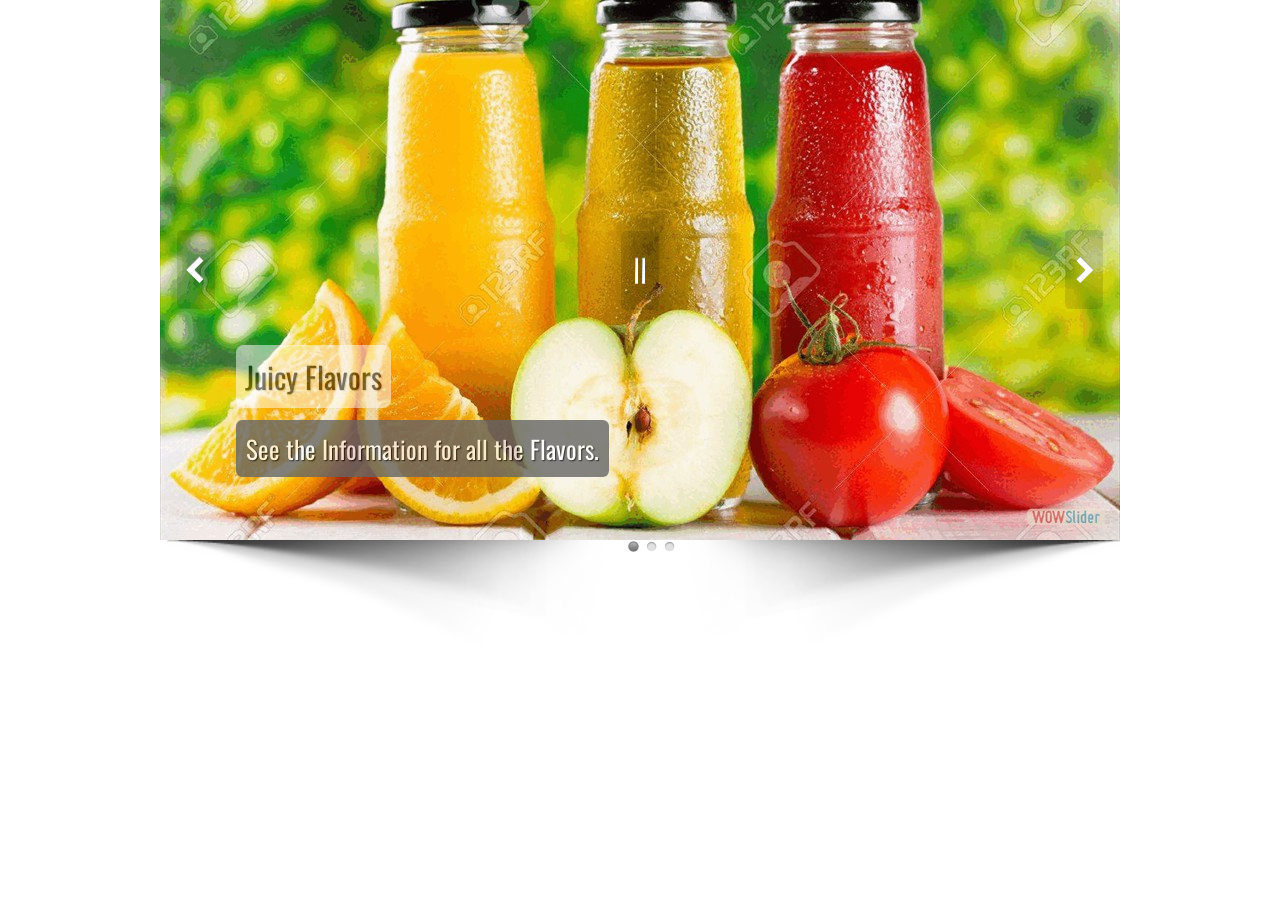
<file: wowslider.html>
<!DOCTYPE html>
<html>
<head>
	<title>Penny juice slideshow</title>
	<meta http-equiv="content-type" content="text/html; charset=utf-8" />
	<meta name="description" content="Made with WOW Slider - Create beautiful, responsive image sliders in a few clicks. Awesome skins and animations. Html5 slider" />
	
	<!-- Start WOWSlider.com HEAD section --> <!-- add to the <head> of your page -->
	<link rel="stylesheet" type="text/css" href="engine1/style.css" />
	<script type="text/javascript" src="engine1/jquery.js"></script>
	<!-- End WOWSlider.com HEAD section -->

</head>
<body style="background-color:transparent;margin:auto">
	
	<!-- Start WOWSlider.com BODY section --> <!-- add to the <body> of your page -->
	<div id="wowslider-container1">
	<div class="ws_images"><ul>
		<li><a href="https://markhollensteiner-hash.github.io/PennyJuiceSite.github.io/flavors.html"><img src="data1/images/20883296differentbottlesofjuicewithfruitsonwoodentable.jpg" alt="Juicy Flavors" title="Juicy Flavors" id="wows1_0"/></a>See the Information for all the Flavors.</li>
		<li><a href="https://markhollensteiner-hash.github.io/PennyJuiceSite.github.io/order.html"><img src="data1/images/waiterpoursjuicefromjugintoglassesbuffettable_1153186239.jpg" alt="Get your own Juice" title="Get your own Juice" id="wows1_1"/></a>Order your own Juice Right Now.</li>
		<li><a href="https://markhollensteiner-hash.github.io/PennyJuiceSite.github.io/ingredients.html"><img src="data1/images/download_1.jpg" alt="Ingredients" title="Ingredients" id="wows1_2"/></a>See the Information for all the Ingredients.</li>
	</ul></div>
	<div class="ws_bullets"><div>
		<a href="#" title="Juicy Flavors"><span><img src="data1/tooltips/20883296differentbottlesofjuicewithfruitsonwoodentable.jpg" alt="Juicy Flavors"/>1</span></a>
		<a href="#" title="Get your own Juice"><span><img src="data1/tooltips/waiterpoursjuicefromjugintoglassesbuffettable_1153186239.jpg" alt="Get your own Juice"/>2</span></a>
		<a href="#" title="Ingredients"><span><img src="data1/tooltips/download_1.jpg" alt="Ingredients"/>3</span></a>
	</div></div><div class="ws_script" style="position:absolute;left:-99%"><a href="http://wowslider.net">html5 slider</a> by WOWSlider.com v9.0</div>
	<div class="ws_shadow"></div>
	</div>	
	<script type="text/javascript" src="engine1/wowslider.js"></script>
	<script type="text/javascript" src="engine1/script.js"></script>
	<!-- End WOWSlider.com BODY section -->

</body>
</html>
</file>
<file: styles.css>
@charset "utf-8";
/* Penny Juice Website Styles */

/* ---------- GLOBAL STYLES ---------- */
body {
    background-image: url("bgimage.jpg");
    background-size: cover;
    background-repeat: no-repeat;
    background-attachment: fixed;
    font-family: Helvetica, Arial, sans-serif;
    margin: 0;
    padding: 0;
}

/* Container */
#container {
    width: 90%;
    max-width: 1200px;
    margin: 0 auto;
    background-color: rgba(255, 255, 255, 0.85);
    padding: 20px;
    border-radius: 10px;
}

/* ---------- HEADER ---------- */
#header {
    text-align: center;
    padding: 20px 0;
}

#header h1 {
    font-size: 3rem;
    text-transform: uppercase;
    letter-spacing: 3px;
    color: #ff6600;
    margin: 0;
}

/* ---------- NAVIGATION ---------- */
#nav ul {
    list-style: none;
    padding: 0;
    margin: 20px 0;
    display: flex;
    justify-content: center;
    gap: 25px;
}

#nav ul li a {
    text-decoration: none;
    font-size: 1.2rem;
    color: #333;
    padding: 8px 14px;
    border-radius: 5px;
    transition: 0.3s;
}

#nav ul li a:hover {
    background-color: #ff6600;
    color: white;
}

/* ---------- MAIN CONTENT ---------- */
#content {
    text-align: center;
    padding: 20px;
}

#content h2 {
    font-size: 2rem;
    color: #333;
}
.about-main {
    text-align: center;
    max-width: 800px;
    margin: 0 auto;
    padding: 40px 20px;
    line-height: 1.6;
}
.section {
    text-align: center;
    max-width: 800px;
    margin: 0 auto;
    padding: 40px 20px;
    line-height: 1.6;
}

#content p {
    font-size: 1.1rem;
    line-height: 1.6;
    color: #444;
    max-width: 800px;
    margin: 0 auto 20px auto;
}

#content img {
    width: 80%;
    max-width: 500px;
    border-radius: 10px;
    margin-top: 20px;
}
.slider-container {
  width: 500px; /* Adjust based on GIF size */
  height: 523px;
  overflow: hidden;
  margin: auto;
}

.slider-wrapper {
  display: flex;
  width: 400%; /* (Number of images + 1) * 100% */
  animation: slide 12s infinite; /* Total duration for all slides */
}

.slider-wrapper img {
  width: 500px;
  height: 300px;
  object-fit: cover; /* Ensures GIF fills the area */
}

@keyframes slide {
  0% { transform: translateX(0); }
  25% { transform: translateX(0); }
  33% { transform: translateX(-500px); }
  58% { transform: translateX(-500px); }
  66% { transform: translateX(-1000px); }
  91% { transform: translateX(-1000px); }
  100% { transform: translateX(-1500px); }
}
<style>
    /* ===== Base styles ===== */
    * {
      box-sizing: border-box;
      margin: 0;
      padding: 0;
    }

    body {
      font-family: Arial, Helvetica, sans-serif;
      background-color: #fdf7ff;
      color: #333;
      line-height: 1.5;
    }

    a {
      text-decoration: none;
      color: inherit;
    }

    /* ===== Layout ===== */
    header {
      color: #fff;
      padding: 1rem 2rem;
    }

    .logo {
      font-size: 1.6rem;
      font-weight: bold;
      letter-spacing: 0.05em;
    }

    nav {
      margin-top: 0.5rem;
    }

    nav ul {
      list-style: none;
      display: flex;
      gap: 1rem;
      flex-wrap: wrap;
    }

    nav a {
      padding: 0.4rem 0.8rem;
      border-radius: 999px;
      background-color: rgba(255, 255, 255, 0.25);
      font-size: 0.9rem;
    }

    nav a.active {
      background-color: #ffffff;
      color: #ff4f9a;
      font-weight: bold;
    }

    main {
      padding: 2rem;
      max-width: 1100px;
      margin: 0 auto;
    }

    .page-title {
      text-align: center;
      margin-bottom: 1.5rem;
    }

    .page-title h1 {
      font-size: 2rem;
      color: #ff4f9a;
      margin-bottom: 0.3rem;
    }

    .page-title p {
      font-size: 0.95rem;
      color: #666;
    }

    /* ===== Flavors grid (Flexbox with wrap) ===== */
    .flavors-grid {
      display: flex;
      flex-wrap: wrap; /* important for assignment */
      gap: 1.5rem;
      justify-content: center;
      margin-top: 2rem;
    }

    .flavor-card {
      background-color: #ffffff;
      border-radius: 1rem;
      box-shadow: 0 4px 10px rgba(0, 0, 0, 0.08);
      width: 220px;
      padding: 1rem;
      display: flex;
      flex-direction: column;
      align-items: center;
      text-align: center;
    }

    .flavor-badge {
      width: 70px;
      height: 70px;
      border-radius: 50%;
      margin-bottom: 0.75rem;
      display: flex;
      align-items: center;
      justify-content: center;
      color: #fff;
      font-weight: bold;
      font-size: 0.9rem;
    }

    /* Example colors per flavor */
    .flavor-orange   { background: linear-gradient(135deg, #ffb347, #ff7e00); }
    .flavor-grape    { background: linear-gradient(135deg, #b57bff, #7b2cff); }
    .flavor-apple    { background: linear-gradient(135deg, #9be15d, #00c853); }
    .flavor-berry    { background: linear-gradient(135deg, #ff6fb1, #ff3f6c); }
    .flavor-tropical { background: linear-gradient(135deg, #ffd86f, #fc6262); }
    .flavor-lemon    { background: linear-gradient(135deg, #fff176, #ffd600); }

    .flavor-card h2 {
      font-size: 1.1rem;
      margin-bottom: 0.4rem;
      color: #333;
    }

    .flavor-card p {
      font-size: 0.85rem;
      color: #666;
      margin-bottom: 0.7rem;
    }

    .flavor-tagline {
      font-size: 0.8rem;
      font-weight: bold;
      color: #ff4f9a;
      text-transform: uppercase;
      letter-spacing: 0.08em;
    }

    /* ===== Footer / small note ===== */
    footer {
      text-align: center;
      padding: 1.5rem 1rem 2.5rem;
      font-size: 0.8rem;
      color: #888;
    }

    @media (max-width: 600px) {
      main {
        padding: 1.5rem 1rem;
      }
    }
/* Ingredients Page */
.ingredients-section {
    display: flex;
    flex-wrap: wrap;
    justify-content: center;
    gap: 20px;
    padding: 30px;
}

.ingredient-card {
    background: #ffffff;
    border-radius: 12px;
    padding: 20px;
    width: 280px;
    box-shadow: 0 4px 10px rgba(0,0,0,0.1);
    transition: transform 0.2s ease;
}

.ingredient-card:hover {
    transform: scale(1.05);
}

.ingredient-card h2 {
    text-align: center;
    margin-bottom: 15px;
    color: #ff7b00;
}

.ingredient-card ul {
    list-style: none;
    padding: 0;
}

.ingredient-card ul li {
    background: #ffe6c7;
    padding: 8px;
    margin-bottom: 8px;
    border-radius: 6px;
    font-weight: bold;
}

  </style>
</head>
<body>

}

.logo {
    font-size: 24px;
    font-weight: bold;
    color: white;
}

nav a {
    margin-left: 20px;
    text-decoration: none;
    color: white;
    font-weight: bold;
}

nav a.active {
    text-decoration: underline;
}

/* HERO */
.hero {
    text-align: center;
    padding: 80px 20px;
    background: linear-gradient(135deg, #ffbf69, #ff9f1c);
    color: white;
}

.cta-btn {
    display: inline-block;
    margin-top: 20px;
    padding: 14px 28px;
    background: #2ec4b6;
    color: white;
    font-weight: bold;
    border-radius: 8px;
    text-decoration: none;
    transition: 0.3s;
}

.cta-btn:hover {
    background: #1fa89d;
}

/* BLOG SECTION */
.blog-section {
    padding: 50px 20px;
}

.blog-section h2 {
    text-align: center;
    margin-bottom: 40px;
}

.blog-grid {
    display: grid;
    grid-template-columns: repeat(auto-fit, minmax(280px, 1fr));
    gap: 30px;
}

.post {
    background: white;
    border-radius: 10px;
    padding: 20px;
    box-shadow: 0 4px 12px rgba(0,0,0,0.1);
}

.post img {
    width: 100%;
    border-radius: 10px;
}

.post h3 {
    margin-top: 15px;
}

.read-more {
    display: inline-block;
    margin-top: 10px;
    color: #ff9f1c;
    font-weight: bold;
    text-decoration: none;
}

.read-more:hover {
    text-decoration: underline;
}


/* ---------- FOOTER ---------- */
#footer {
    text-align: center;
    padding: 15px;
    margin-top: 30px;
    font-size: 0.9rem;
    color: #555;
}
/* Utility Navigation (top right) */
.utility-nav {
    position: absolute;
    top: 20px;
    right: 20px;
}

.sign-in-btn {
    background-color: #000000;   /* Penny Juice orange */
    color: white;
    padding: 10px 18px;
    border-radius: 6px;
    font-weight: bold;
    text-decoration: none;
    font-size: 16px;
    transition: 0.3s ease;
}

.sign-in-btn:hover {
    background-color: #e56f2c;   /* slightly darker orange */
    transform: scale(1.05);
}
}

/* Main Content */
#content {
    background: #fff3e6;
    padding: 25px;
    border-radius: 10px;
    margin-bottom: 20px;
}

#content h2 {
    color: #ff9f1c;
}

/* Form */
#contact-form {
    display: flex;
    flex-direction: column;
    gap: 15px;
}

.form-section {
    display: flex;
    flex-direction: column;
}

label {
    font-weight: bold;
    margin-bottom: 5px;
}

input, textarea {
    padding: 10px;
    border: 2px solid #ffbf69;
    border-radius: 8px;
    font-size: 16px;
}

input:focus, textarea:focus {
    border-color: #ff9f1c;
    outline: none;
}

/* Submit Button */
#submit-btn {
    background-color: #ff9f1c;
    color: white;
    padding: 12px;
    border: none;
    border-radius: 8px;
    font-size: 18px;
    cursor: pointer;
    transition: 0.3s;
}

#submit-btn:hover {
    background-color: #ff7f0f;
}
</file>
<file: engine1/style.css>
/*
 *	generated by WOW Slider 9.0
 *	template Quiet
 */
@import url(https://fonts.googleapis.com/css?family=Oswald&subset=latin,latin-ext);
#wowslider-container1 { 
	display: table;
	zoom: 1; 
	position: relative;
	width: 100%;
	max-width: 960px;
	max-height:540px;
	margin:0px auto 0px;
	z-index:90;
	text-align:left; /* reset align=center */
	font-size: 10px;
	text-shadow: none; /* fix some user styles */

	/* reset box-sizing (to boostrap friendly) */
	-webkit-box-sizing: content-box;
	-moz-box-sizing: content-box;
	box-sizing: content-box; 
}
* html #wowslider-container1{ width:960px }
#wowslider-container1 .ws_images ul{
	position:relative;
	width: 10000%; 
	height:100%;
	left:0;
	list-style:none;
	margin:0;
	padding:0;
	border-spacing:0;
	overflow: visible;
	/*table-layout:fixed;*/
}
#wowslider-container1 .ws_images ul li{
	position: relative;
	width:1%;
	height:100%;
	line-height:0; /*opera*/
	overflow: hidden;
	float:left;
	/*font-size:0;*/
	padding:0 0 0 0 !important;
	margin:0 0 0 0 !important;
}

#wowslider-container1 .ws_images{
	position: relative;
	left:0;
	top:0;
	height:100%;
	max-height:540px;
	max-width: 960px;
	vertical-align: top;
	border:none;
	overflow: hidden;
}
#wowslider-container1 .ws_images ul a{
	width:100%;
	height:100%;
	max-height:540px;
	display:block;
	color:transparent;
}
#wowslider-container1 img{
	max-width: none !important;
}
#wowslider-container1 .ws_images .ws_list img,
#wowslider-container1 .ws_images > div > img{
	width:100%;
	border:none 0;
	max-width: none;
	padding:0;
	margin:0;
}
#wowslider-container1 .ws_images > div > img {
	max-height:540px;
}

#wowslider-container1 .ws_images iframe {
	position: absolute;
	z-index: -1;
}

#wowslider-container1 .ws-title > div {
	display: inline-block !important;
}

#wowslider-container1 a{ 
	text-decoration: none; 
	outline: none; 
	border: none; 
}

#wowslider-container1  .ws_bullets { 
	float: left;
	position:absolute;
	z-index:70;
}
#wowslider-container1  .ws_bullets div{
	position:relative;
	float:left;
	font-size: 0px;
}
/* compatibility with Joomla styles */
#wowslider-container1  .ws_bullets a {
	line-height: 0;
}

#wowslider-container1  .ws_script{
	display:none;
}
#wowslider-container1 sound, 
#wowslider-container1 object{
	position:absolute;
}

/* prevent some of users reset styles */
#wowslider-container1 .ws_effect {
	position: static;
	width: 100%;
	height: 100%;
}

#wowslider-container1 .ws_photoItem {
	border: 2em solid #fff;
	margin-left: -2em;
	margin-top: -2em;
}
#wowslider-container1 .ws_cube_side {
	background: #A6A5A9;
}


#wowslider-container1.ws_gestures {
	cursor: -webkit-grab;
	cursor: -moz-grab;
	cursor: url("[data-uri]"), move;
}
#wowslider-container1.ws_gestures.ws_grabbing {
	cursor: -webkit-grabbing;
	cursor: -moz-grabbing;
	cursor: url("[data-uri]"), move;
}

/* hide controls when video start play */
#wowslider-container1.ws_video_playing .ws_bullets,
#wowslider-container1.ws_video_playing .ws_fullscreen,
#wowslider-container1.ws_video_playing .ws_next,
#wowslider-container1.ws_video_playing .ws_prev {
	display: none;
}


/* youtube/vimeo buttons */
#wowslider-container1 .ws_video_btn {
	position: absolute;
	display: none;
	cursor: pointer;
	top: 0;
	left: 0;
	width: 100%;
	height: 100%;
	z-index: 55;
}
#wowslider-container1 .ws_video_btn.ws_youtube,
#wowslider-container1 .ws_video_btn.ws_vimeo {
	display: block;
}
#wowslider-container1 .ws_video_btn div {
	position: absolute;
	background-image: url(./playvideo.png);
	background-size: 200%;
	top: 50%;
	left: 50%;
	width: 7em;
	height: 5em;
	margin-left: -3.5em;
	margin-top: -2.5em;
}
#wowslider-container1 .ws_video_btn.ws_youtube div {
	background-position: 0 0;
}
#wowslider-container1 .ws_video_btn.ws_youtube:hover div {
	background-position: 100% 0;
}
#wowslider-container1 .ws_video_btn.ws_vimeo div {
	background-position: 0 100%;
}
#wowslider-container1 .ws_video_btn.ws_vimeo:hover div {
	background-position: 100% 100%;
}

#wowslider-container1 .ws_playpause.ws_hide {
	display: none !important;
}
#wowslider-container1  .ws_bullets { 
	padding: 10px; 
}
#wowslider-container1 .ws_bullets a { 
	width:15px;
	height:15px;
	background: url(./bullet.png) left top;
	float: left; 
	text-indent: -4000px; 
	position:relative;
	margin-left:3px;
	color:transparent;
}
#wowslider-container1 .ws_bullets a:hover{
	background-position: 0 50%;
}
#wowslider-container1 .ws_bullets a.ws_selbull{
	background-position: 0 100%;
}
#wowslider-container1 a.ws_next, #wowslider-container1 a.ws_prev {
	background-size: 200%;

	position:absolute;
	top:50%;
	margin-top:-5em;
	z-index:60;
	height: 10em;
	width: 6em;
	background-image: url(./arrows.png);
}
#wowslider-container1 a.ws_next{
	background-position: 100% 0;
	right:0;
}
#wowslider-container1 a.ws_prev {
	left:0;
	background-position: 0 0; 
}

/*playpause*/
#wowslider-container1 .ws_playpause {
    width: 4.4em;
    height: 10em;
    position: absolute;
    top: 50%;
    left: 50%;
    margin-left: -2.2em;
    margin-top: -5em;
    z-index: 59;
}

#wowslider-container1 .ws_pause {
	background-size: 100%;
    background-image: url(./pause.png);
}

#wowslider-container1 .ws_play {
	background-size: 100%;
    background-image: url(./play.png);
}

#wowslider-container1 .ws_pause:hover, #wowslider-container1 .ws_play:hover {
    background-position: 100% 100% !important;
}/* bottom center */
#wowslider-container1  .ws_bullets {
    bottom:-24px;
	left:50%;
}
#wowslider-container1  .ws_bullets div{
	left:-50%;
}
#wowslider-container1 .ws_bullets .ws_bulframe {
	bottom: 20px;
}
#wowslider-container1 .ws-title{
	position:absolute;
	display:block;
	font: 3em 'Oswald', Arial, Helvetica, sans-serif;
	bottom: 10%;
	left: 7%;
	margin: 0.3em;
	z-index: 50;
	color: #000000;
	text-shadow: 0.04em 0.04em 0.04em #BBBBBB;
}
#wowslider-container1 .ws-title div,#wowslider-container1 .ws-title span{
	display:inline-block;
	padding:0.5em;
	background:#fff;
	border-radius:0.25em;
	-moz-border-radius:0.25em;
	-webkit-border-radius:0.25em;
	opacity:0.5;
	filter:progid:DXImageTransform.Microsoft.Alpha(opacity=90);	
}
#wowslider-container1 .ws-title div{
	display:block;
	background:#666666;
	margin-top:0.5em;
	font-size: 0.833em;
	color: #FFFFFF;
	opacity:0.8;
	text-shadow: 0.05em 0.05em 0.05em #000000;
	padding:0.4em;
}
#wowslider-container1 .ws-title span{
	line-height: 1.5em;
	padding:0.3em;
}#wowslider-container1 .ws_images > ul{
	animation: wsBasic 12s infinite;
	-moz-animation: wsBasic 12s infinite;
	-webkit-animation: wsBasic 12s infinite;
}
@keyframes wsBasic{0%{left:-0%} 16.67%{left:-0%} 33.33%{left:-100%} 50%{left:-100%} 66.67%{left:-200%} 83.33%{left:-200%} }
@-moz-keyframes wsBasic{0%{left:-0%} 16.67%{left:-0%} 33.33%{left:-100%} 50%{left:-100%} 66.67%{left:-200%} 83.33%{left:-200%} }
@-webkit-keyframes wsBasic{0%{left:-0%} 16.67%{left:-0%} 33.33%{left:-100%} 50%{left:-100%} 66.67%{left:-200%} 83.33%{left:-200%} }

#wowslider-container1 .ws_shadow{
	background: url(./shadow.png) left 100%;
	background-repeat: no-repeat;
	background-size:100%;
	position: absolute;
	left:0%;
	top:100%;
	width:100%;
	height:20%;
	z-index:-1;
}
* html #wowslider-container1 .ws_shadow{/*ie6*/
	background:none;
	filter:progid:DXImageTransform.Microsoft.AlphaImageLoader( src='engine1/shadow.png', sizingMethod='scale');
}
*+html #wowslider-container1 .ws_shadow{/*ie7*/
	background:none;
	filter:progid:DXImageTransform.Microsoft.AlphaImageLoader( src='engine1/shadow.png', sizingMethod='scale');
}
#wowslider-container1 .ws_bullets  a img{
	text-indent:0;
	display:block;
	bottom:15px;
	left:-43px;
	visibility:hidden;
	position:absolute;
    -moz-box-shadow: 0 0 5px #999999;
    box-shadow: 0 0 5px #999999;
    border: 5px solid #FFFFFF;
	max-width:none;
}
#wowslider-container1 .ws_bullets a:hover img{
	visibility:visible;
}

#wowslider-container1 .ws_bulframe div div{
	height:48px;
	overflow:visible;
	position:relative;
}
#wowslider-container1 .ws_bulframe div {
	left:0;
	overflow:hidden;
	position:relative;
	width:85px;
	background-color:#FFFFFF;
}
#wowslider-container1  .ws_bullets .ws_bulframe{
	display:none;
	overflow:visible;
	position:absolute;
	cursor:pointer;
    -moz-box-shadow: 0 0 5px #999999;
    box-shadow: 0 0 5px #999999;
    border: 5px solid #FFFFFF;
}
#wowslider-container1 .ws_bulframe span{
	display:block;
	position:absolute;
	bottom:-11px;
	margin-left:-5px;
	left:43px;
	background:url(./triangle.png);
	width:15px;
	height:6px;
}#wowslider-container1 .ws_bulframe div div{
	height: auto;
}

@media all and (max-width:760px) {
	#wowslider-container1 .ws_fullscreen {
		display: block;
	}
}
@media all and (max-width:400px){
	#wowslider-container1 .ws_controls,
	#wowslider-container1 .ws_bullets,
	#wowslider-container1 .ws_thumbs{
		display: none
	}
}
</file>
